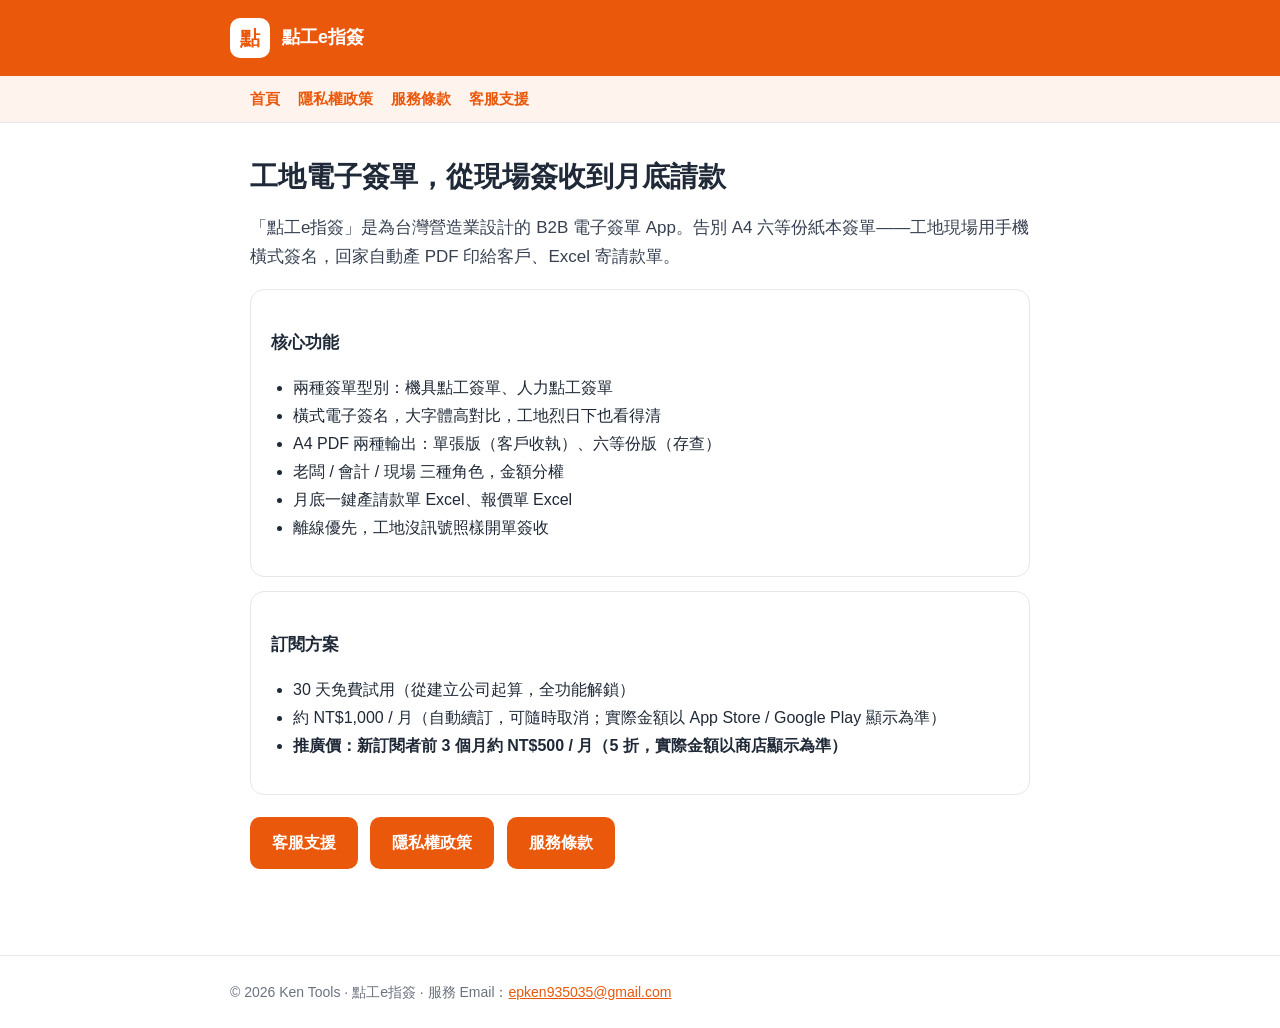
<file: index.html>
<!DOCTYPE html>
<html lang="zh-Hant">
<head>
<meta charset="UTF-8">
<meta name="viewport" content="width=device-width, initial-scale=1">
<title>點工e指簽 — 營造業電子簽單</title>
<meta name="description" content="點工e指簽：營造業電子簽單 App，工地現場橫式簽名、A4 PDF、月底自動產請款 Excel。">
<link rel="stylesheet" href="style.css">
</head>
<body>
<header class="site"><div class="wrap"><div class="logo">點</div><div class="name">點工e指簽</div></div></header>
<nav class="top"><div class="wrap">
  <a href="./">首頁</a>
  <a href="privacy/">隱私權政策</a>
  <a href="terms/">服務條款</a>
  <a href="support/">客服支援</a>
</div></nav>
<main>
  <h1>工地電子簽單，從現場簽收到月底請款</h1>
  <p class="lead">「點工e指簽」是為台灣營造業設計的 B2B 電子簽單 App。告別 A4 六等份紙本簽單——工地現場用手機橫式簽名，回家自動產 PDF 印給客戶、Excel 寄請款單。</p>

  <div class="card">
    <h3>核心功能</h3>
    <ul>
      <li>兩種簽單型別：機具點工簽單、人力點工簽單</li>
      <li>橫式電子簽名，大字體高對比，工地烈日下也看得清</li>
      <li>A4 PDF 兩種輸出：單張版（客戶收執）、六等份版（存查）</li>
      <li>老闆 / 會計 / 現場 三種角色，金額分權</li>
      <li>月底一鍵產請款單 Excel、報價單 Excel</li>
      <li>離線優先，工地沒訊號照樣開單簽收</li>
    </ul>
  </div>

  <div class="card">
    <h3>訂閱方案</h3>
    <ul>
      <li>30 天免費試用（從建立公司起算，全功能解鎖）</li>
      <li>約 NT$1,000 / 月（自動續訂，可隨時取消；實際金額以 App Store / Google Play 顯示為準）</li>
      <li><strong>推廣價：新訂閱者前 3 個月約 NT$500 / 月（5 折，實際金額以商店顯示為準）</strong></li>
    </ul>
  </div>

  <p>
    <a class="btn" href="support/">客服支援</a>
    <a class="btn" href="privacy/">隱私權政策</a>
    <a class="btn" href="terms/">服務條款</a>
  </p>
</main>
<footer class="site"><div class="wrap">
  © 2026 Ken Tools · 點工e指簽 · 服務 Email：<a href="mailto:epken935035@gmail.com">epken935035@gmail.com</a>
</div></footer>
</body>
</html>
</file>
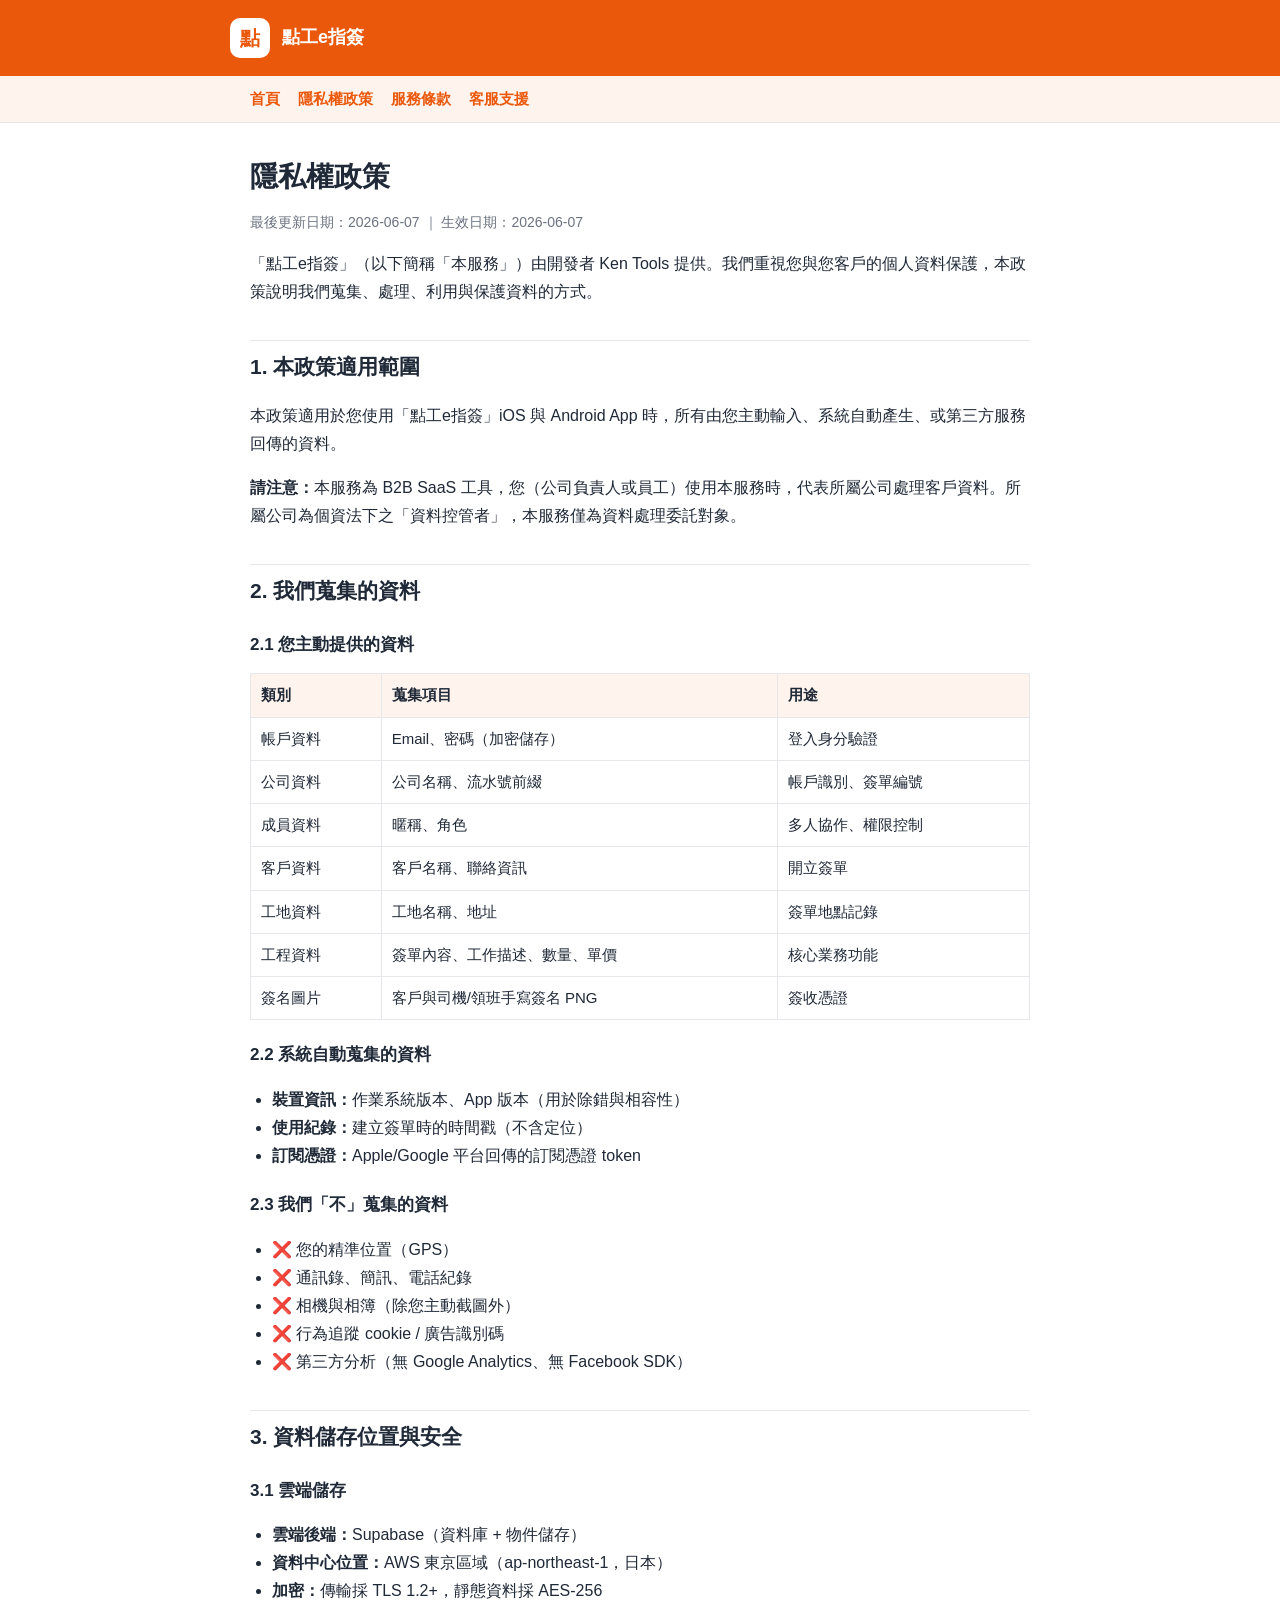
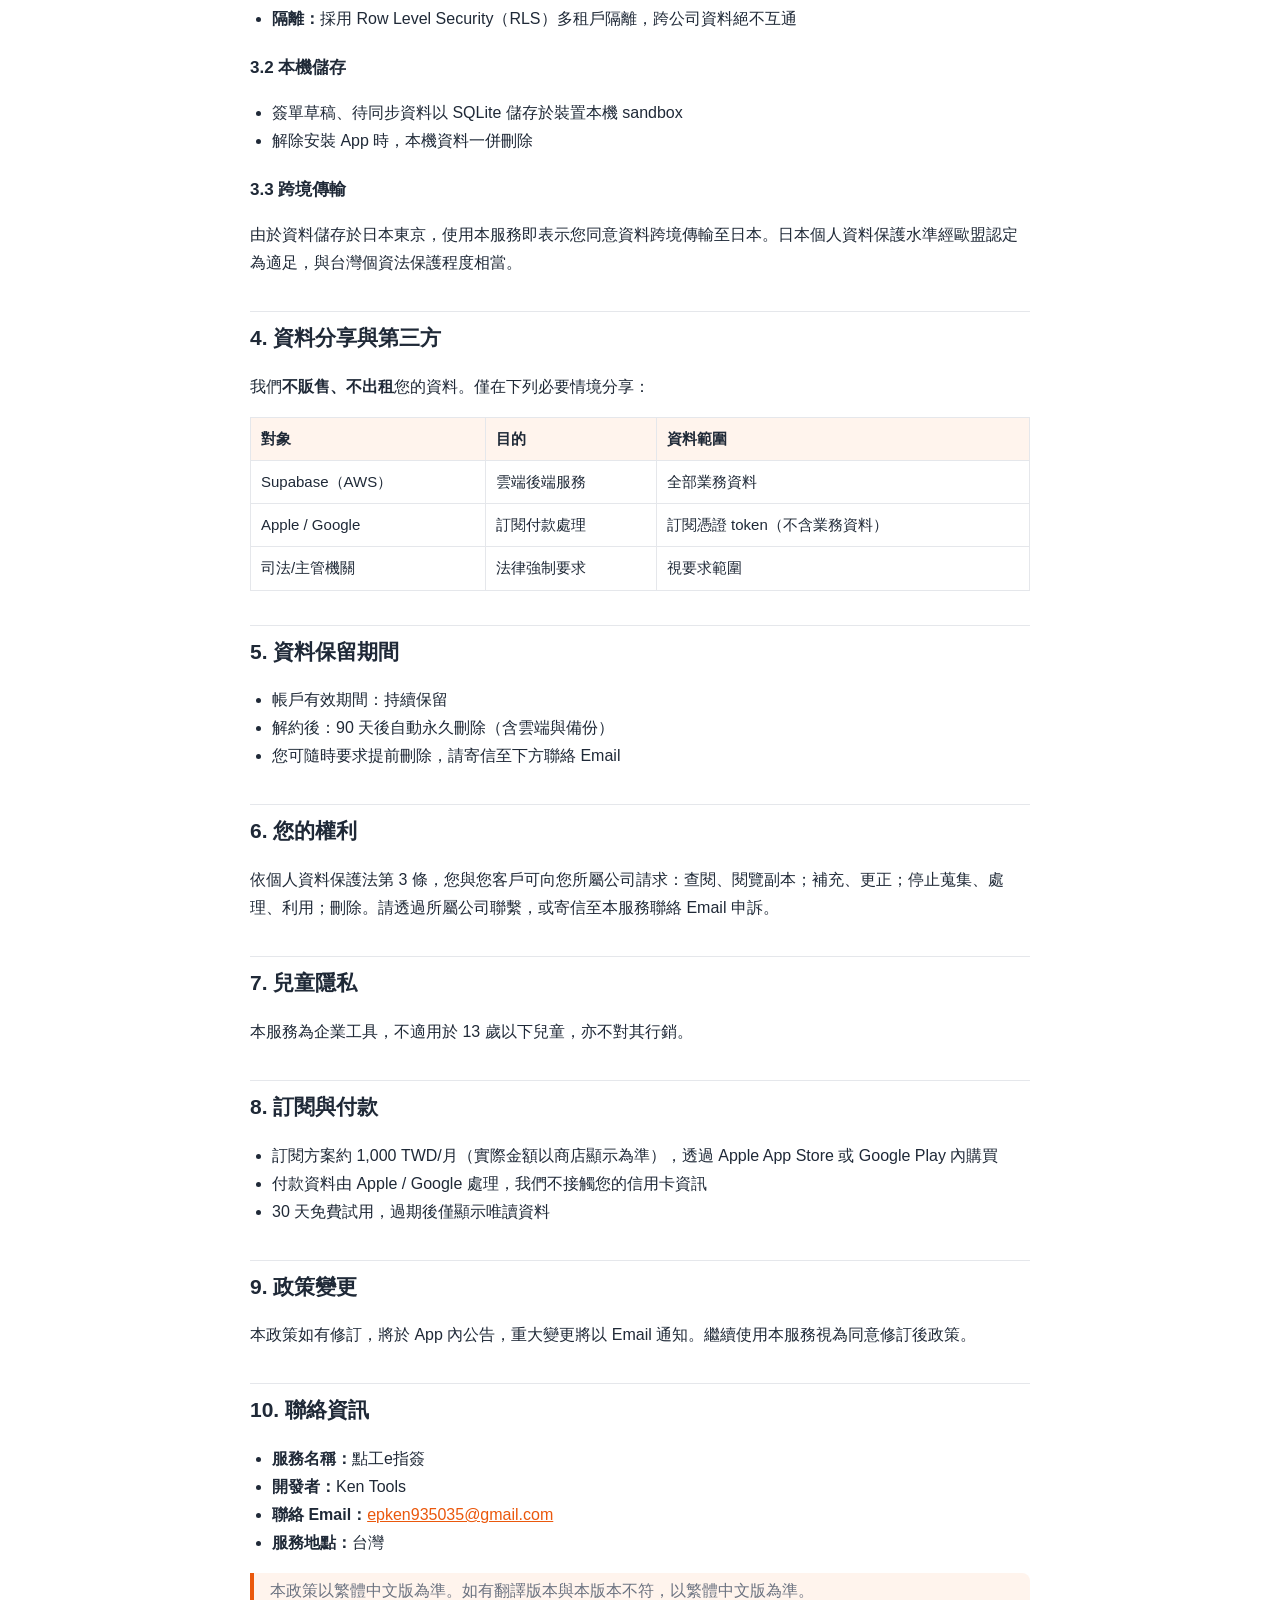
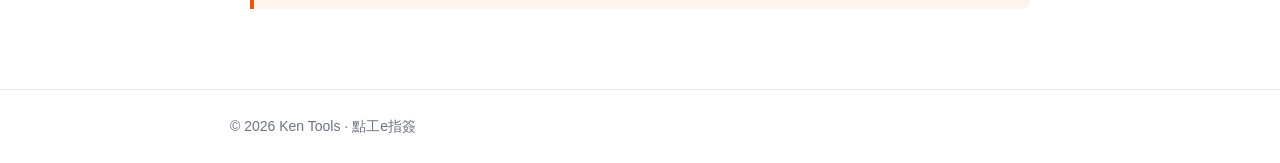
<file: privacy/index.html>
<!DOCTYPE html>
<html lang="zh-Hant">
<head>
<meta charset="UTF-8">
<meta name="viewport" content="width=device-width, initial-scale=1">
<title>隱私權政策 — 點工e指簽</title>
<link rel="stylesheet" href="../style.css">
</head>
<body>
<header class="site"><div class="wrap"><div class="logo">點</div><div class="name">點工e指簽</div></div></header>
<nav class="top"><div class="wrap">
  <a href="../">首頁</a>
  <a href="../privacy/">隱私權政策</a>
  <a href="../terms/">服務條款</a>
  <a href="../support/">客服支援</a>
</div></nav>
<main>
  <h1>隱私權政策</h1>
  <p class="meta">最後更新日期：2026-06-07 ｜ 生效日期：2026-06-07</p>
  <p>「點工e指簽」（以下簡稱「本服務」）由開發者 Ken Tools 提供。我們重視您與您客戶的個人資料保護，本政策說明我們蒐集、處理、利用與保護資料的方式。</p>

  <h2>1. 本政策適用範圍</h2>
  <p>本政策適用於您使用「點工e指簽」iOS 與 Android App 時，所有由您主動輸入、系統自動產生、或第三方服務回傳的資料。</p>
  <p><strong>請注意：</strong>本服務為 B2B SaaS 工具，您（公司負責人或員工）使用本服務時，代表所屬公司處理客戶資料。所屬公司為個資法下之「資料控管者」，本服務僅為資料處理委託對象。</p>

  <h2>2. 我們蒐集的資料</h2>
  <h3>2.1 您主動提供的資料</h3>
  <table>
    <tr><th>類別</th><th>蒐集項目</th><th>用途</th></tr>
    <tr><td>帳戶資料</td><td>Email、密碼（加密儲存）</td><td>登入身分驗證</td></tr>
    <tr><td>公司資料</td><td>公司名稱、流水號前綴</td><td>帳戶識別、簽單編號</td></tr>
    <tr><td>成員資料</td><td>暱稱、角色</td><td>多人協作、權限控制</td></tr>
    <tr><td>客戶資料</td><td>客戶名稱、聯絡資訊</td><td>開立簽單</td></tr>
    <tr><td>工地資料</td><td>工地名稱、地址</td><td>簽單地點記錄</td></tr>
    <tr><td>工程資料</td><td>簽單內容、工作描述、數量、單價</td><td>核心業務功能</td></tr>
    <tr><td>簽名圖片</td><td>客戶與司機/領班手寫簽名 PNG</td><td>簽收憑證</td></tr>
  </table>
  <h3>2.2 系統自動蒐集的資料</h3>
  <ul>
    <li><strong>裝置資訊：</strong>作業系統版本、App 版本（用於除錯與相容性）</li>
    <li><strong>使用紀錄：</strong>建立簽單時的時間戳（不含定位）</li>
    <li><strong>訂閱憑證：</strong>Apple/Google 平台回傳的訂閱憑證 token</li>
  </ul>
  <h3>2.3 我們「不」蒐集的資料</h3>
  <ul>
    <li>❌ 您的精準位置（GPS）</li>
    <li>❌ 通訊錄、簡訊、電話紀錄</li>
    <li>❌ 相機與相簿（除您主動截圖外）</li>
    <li>❌ 行為追蹤 cookie / 廣告識別碼</li>
    <li>❌ 第三方分析（無 Google Analytics、無 Facebook SDK）</li>
  </ul>

  <h2>3. 資料儲存位置與安全</h2>
  <h3>3.1 雲端儲存</h3>
  <ul>
    <li><strong>雲端後端：</strong>Supabase（資料庫 + 物件儲存）</li>
    <li><strong>資料中心位置：</strong>AWS 東京區域（ap-northeast-1，日本）</li>
    <li><strong>加密：</strong>傳輸採 TLS 1.2+，靜態資料採 AES-256</li>
    <li><strong>隔離：</strong>採用 Row Level Security（RLS）多租戶隔離，跨公司資料絕不互通</li>
  </ul>
  <h3>3.2 本機儲存</h3>
  <ul>
    <li>簽單草稿、待同步資料以 SQLite 儲存於裝置本機 sandbox</li>
    <li>解除安裝 App 時，本機資料一併刪除</li>
  </ul>
  <h3>3.3 跨境傳輸</h3>
  <p>由於資料儲存於日本東京，使用本服務即表示您同意資料跨境傳輸至日本。日本個人資料保護水準經歐盟認定為適足，與台灣個資法保護程度相當。</p>

  <h2>4. 資料分享與第三方</h2>
  <p>我們<strong>不販售、不出租</strong>您的資料。僅在下列必要情境分享：</p>
  <table>
    <tr><th>對象</th><th>目的</th><th>資料範圍</th></tr>
    <tr><td>Supabase（AWS）</td><td>雲端後端服務</td><td>全部業務資料</td></tr>
    <tr><td>Apple / Google</td><td>訂閱付款處理</td><td>訂閱憑證 token（不含業務資料）</td></tr>
    <tr><td>司法/主管機關</td><td>法律強制要求</td><td>視要求範圍</td></tr>
  </table>

  <h2>5. 資料保留期間</h2>
  <ul>
    <li>帳戶有效期間：持續保留</li>
    <li>解約後：90 天後自動永久刪除（含雲端與備份）</li>
    <li>您可隨時要求提前刪除，請寄信至下方聯絡 Email</li>
  </ul>

  <h2>6. 您的權利</h2>
  <p>依個人資料保護法第 3 條，您與您客戶可向您所屬公司請求：查閱、閱覽副本；補充、更正；停止蒐集、處理、利用；刪除。請透過所屬公司聯繫，或寄信至本服務聯絡 Email 申訴。</p>

  <h2>7. 兒童隱私</h2>
  <p>本服務為企業工具，不適用於 13 歲以下兒童，亦不對其行銷。</p>

  <h2>8. 訂閱與付款</h2>
  <ul>
    <li>訂閱方案約 1,000 TWD/月（實際金額以商店顯示為準），透過 Apple App Store 或 Google Play 內購買</li>
    <li>付款資料由 Apple / Google 處理，我們不接觸您的信用卡資訊</li>
    <li>30 天免費試用，過期後僅顯示唯讀資料</li>
  </ul>

  <h2>9. 政策變更</h2>
  <p>本政策如有修訂，將於 App 內公告，重大變更將以 Email 通知。繼續使用本服務視為同意修訂後政策。</p>

  <h2>10. 聯絡資訊</h2>
  <ul>
    <li><strong>服務名稱：</strong>點工e指簽</li>
    <li><strong>開發者：</strong>Ken Tools</li>
    <li><strong>聯絡 Email：</strong><a href="mailto:epken935035@gmail.com">epken935035@gmail.com</a></li>
    <li><strong>服務地點：</strong>台灣</li>
  </ul>
  <blockquote>本政策以繁體中文版為準。如有翻譯版本與本版本不符，以繁體中文版為準。</blockquote>
</main>
<footer class="site"><div class="wrap">© 2026 Ken Tools · 點工e指簽</div></footer>
</body>
</html>
</file>
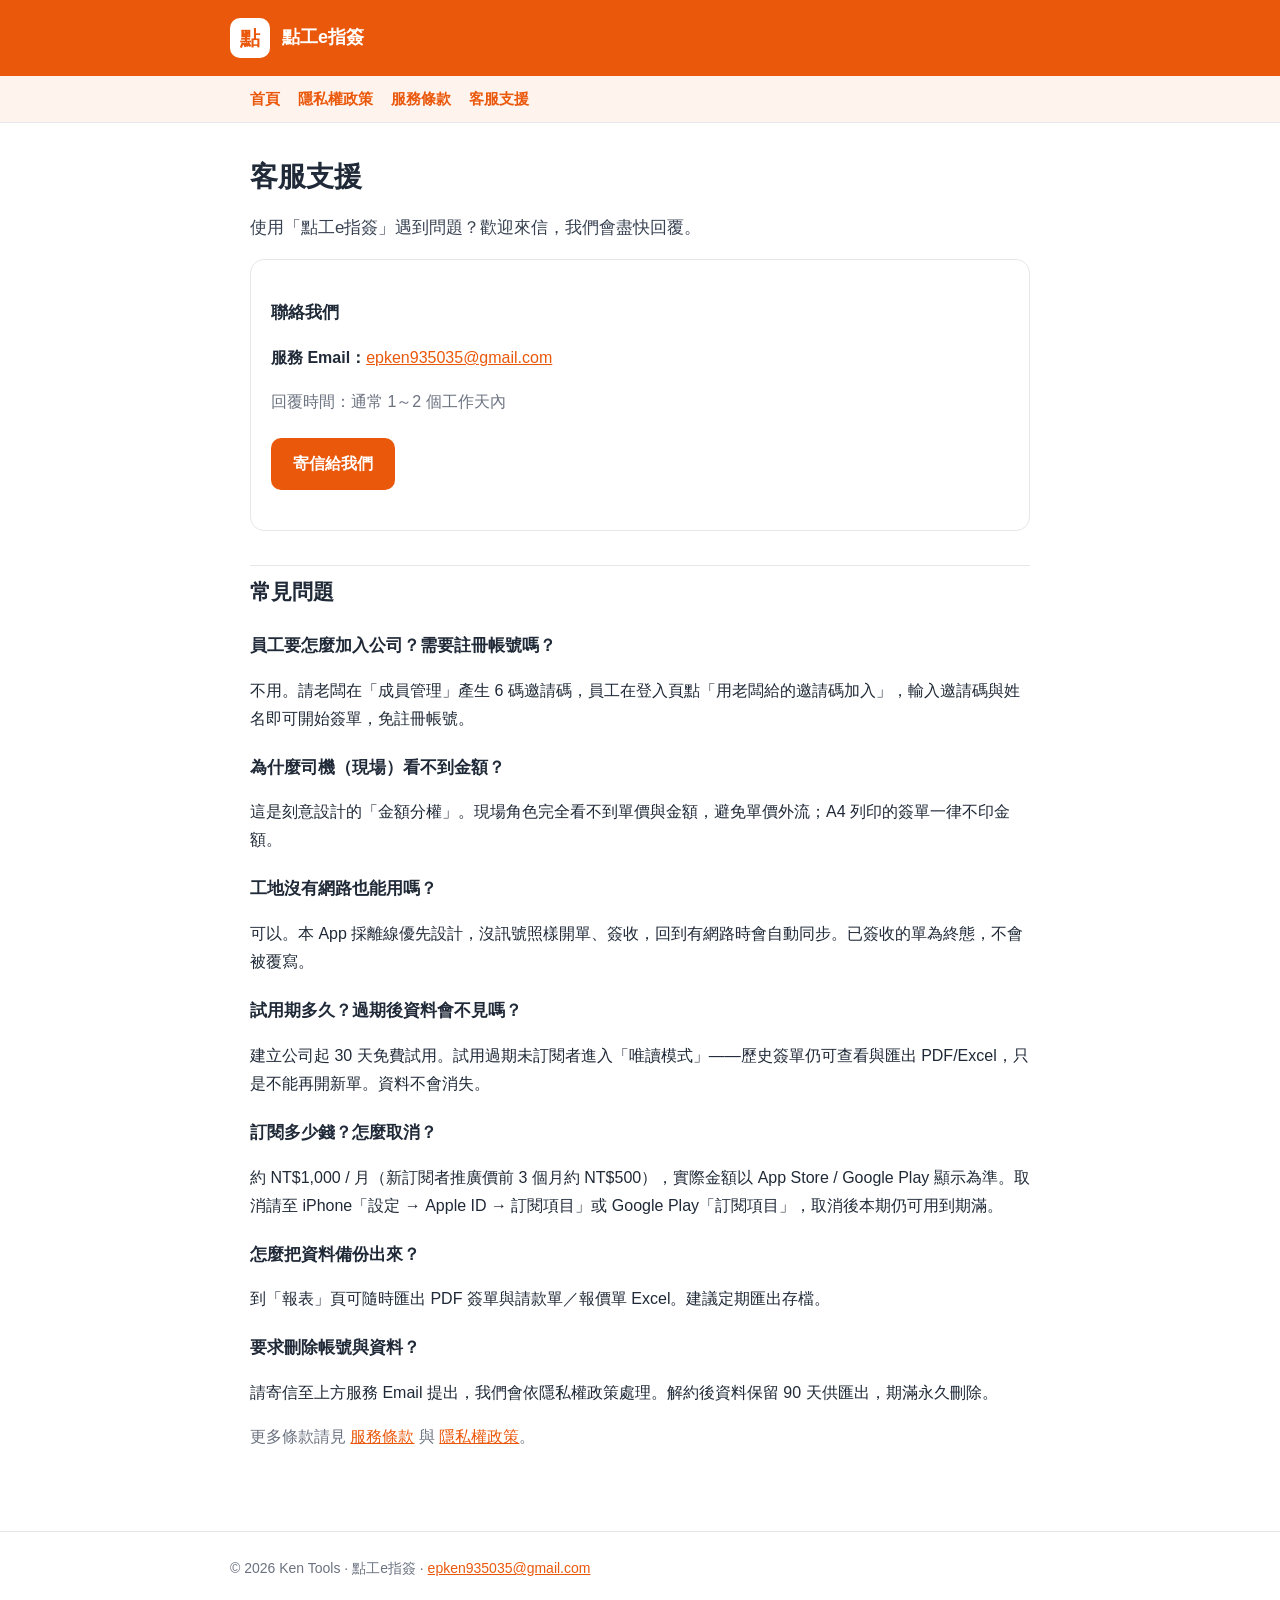
<file: support/index.html>
<!DOCTYPE html>
<html lang="zh-Hant">
<head>
<meta charset="UTF-8">
<meta name="viewport" content="width=device-width, initial-scale=1">
<title>客服支援 — 點工e指簽</title>
<link rel="stylesheet" href="../style.css">
</head>
<body>
<header class="site"><div class="wrap"><div class="logo">點</div><div class="name">點工e指簽</div></div></header>
<nav class="top"><div class="wrap">
  <a href="../">首頁</a>
  <a href="../privacy/">隱私權政策</a>
  <a href="../terms/">服務條款</a>
  <a href="../support/">客服支援</a>
</div></nav>
<main>
  <h1>客服支援</h1>
  <p class="lead">使用「點工e指簽」遇到問題？歡迎來信，我們會盡快回覆。</p>

  <div class="card">
    <h3>聯絡我們</h3>
    <p><strong>服務 Email：</strong><a href="mailto:epken935035@gmail.com">epken935035@gmail.com</a></p>
    <p class="muted">回覆時間：通常 1～2 個工作天內</p>
    <p><a class="btn" href="mailto:epken935035@gmail.com?subject=點工e指簽%20客服詢問">寄信給我們</a></p>
  </div>

  <h2>常見問題</h2>

  <h3>員工要怎麼加入公司？需要註冊帳號嗎？</h3>
  <p>不用。請老闆在「成員管理」產生 6 碼邀請碼，員工在登入頁點「用老闆給的邀請碼加入」，輸入邀請碼與姓名即可開始簽單，免註冊帳號。</p>

  <h3>為什麼司機（現場）看不到金額？</h3>
  <p>這是刻意設計的「金額分權」。現場角色完全看不到單價與金額，避免單價外流；A4 列印的簽單一律不印金額。</p>

  <h3>工地沒有網路也能用嗎？</h3>
  <p>可以。本 App 採離線優先設計，沒訊號照樣開單、簽收，回到有網路時會自動同步。已簽收的單為終態，不會被覆寫。</p>

  <h3>試用期多久？過期後資料會不見嗎？</h3>
  <p>建立公司起 30 天免費試用。試用過期未訂閱者進入「唯讀模式」——歷史簽單仍可查看與匯出 PDF/Excel，只是不能再開新單。資料不會消失。</p>

  <h3>訂閱多少錢？怎麼取消？</h3>
  <p>約 NT$1,000 / 月（新訂閱者推廣價前 3 個月約 NT$500），實際金額以 App Store / Google Play 顯示為準。取消請至 iPhone「設定 → Apple ID → 訂閱項目」或 Google Play「訂閱項目」，取消後本期仍可用到期滿。</p>

  <h3>怎麼把資料備份出來？</h3>
  <p>到「報表」頁可隨時匯出 PDF 簽單與請款單／報價單 Excel。建議定期匯出存檔。</p>

  <h3>要求刪除帳號與資料？</h3>
  <p>請寄信至上方服務 Email 提出，我們會依隱私權政策處理。解約後資料保留 90 天供匯出，期滿永久刪除。</p>

  <p class="muted">更多條款請見 <a href="../terms/">服務條款</a> 與 <a href="../privacy/">隱私權政策</a>。</p>
</main>
<footer class="site"><div class="wrap">© 2026 Ken Tools · 點工e指簽 · <a href="mailto:epken935035@gmail.com">epken935035@gmail.com</a></div></footer>
</body>
</html>
</file>
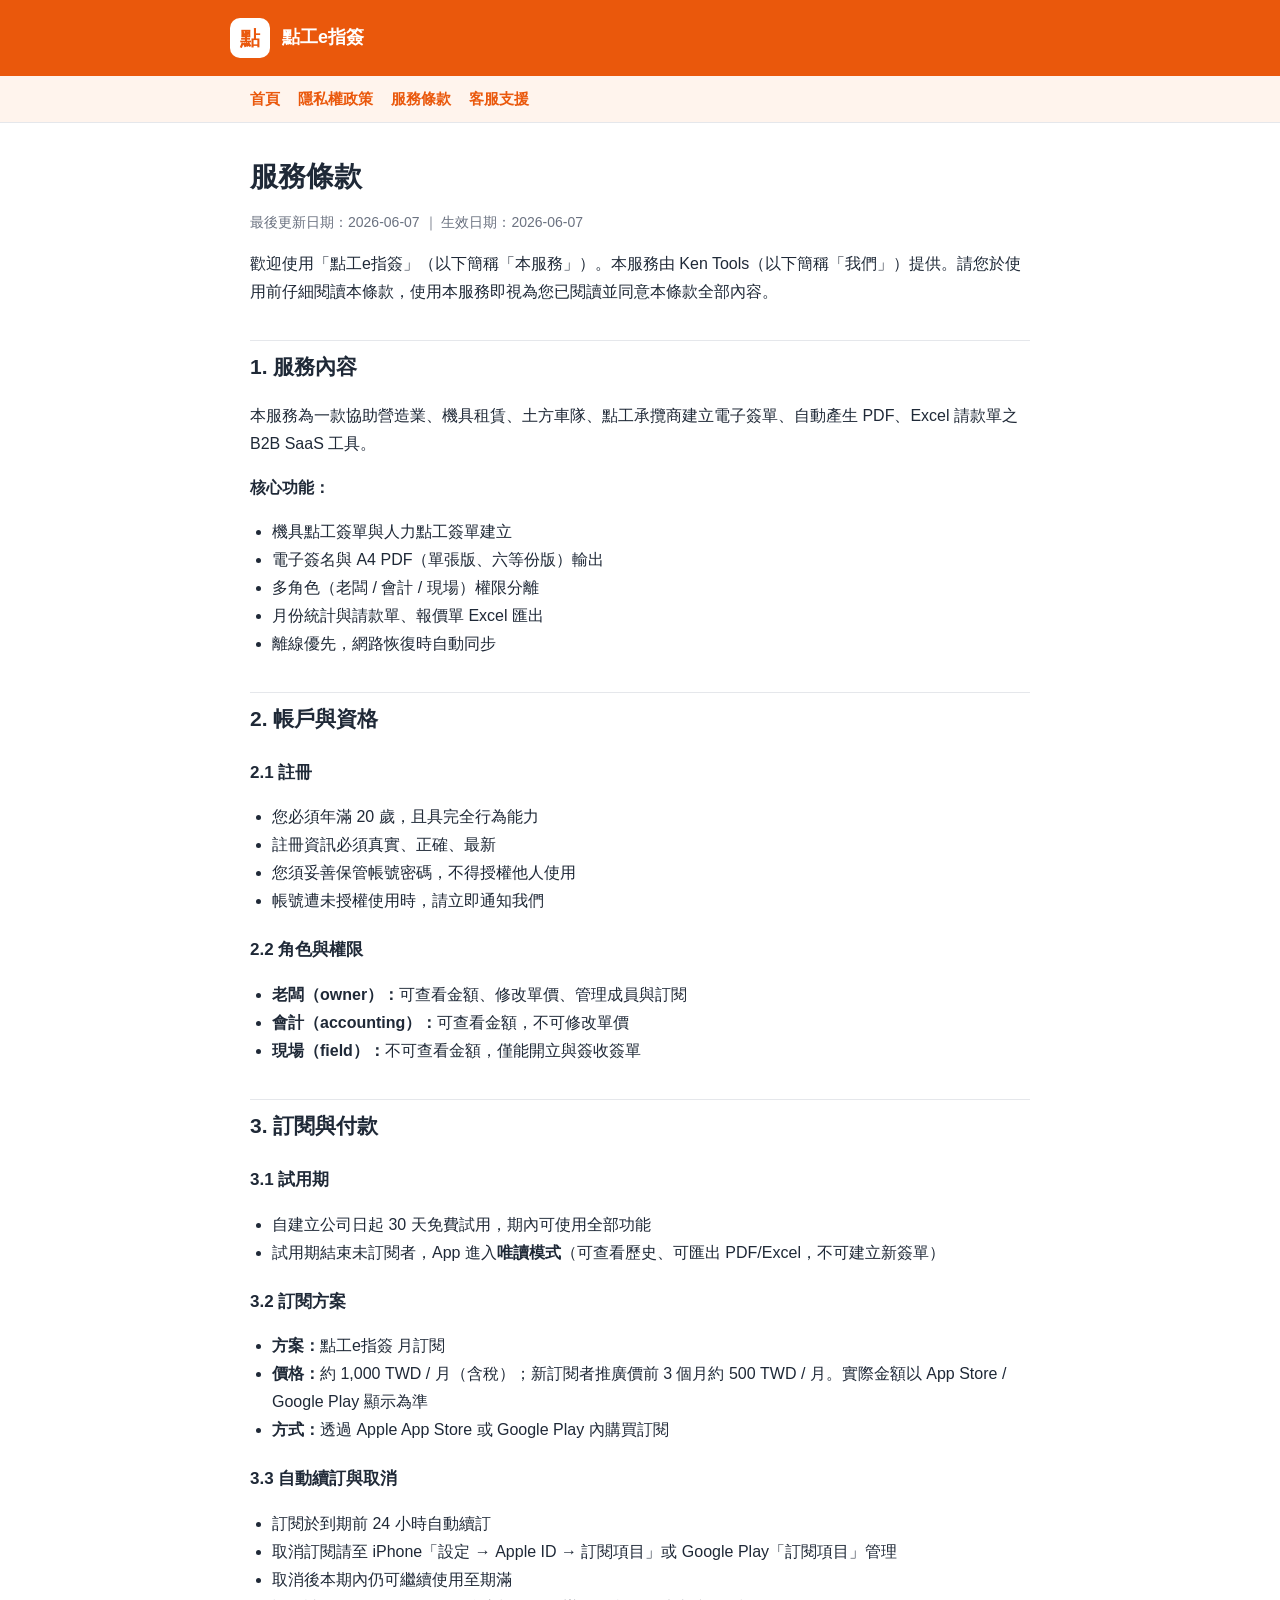
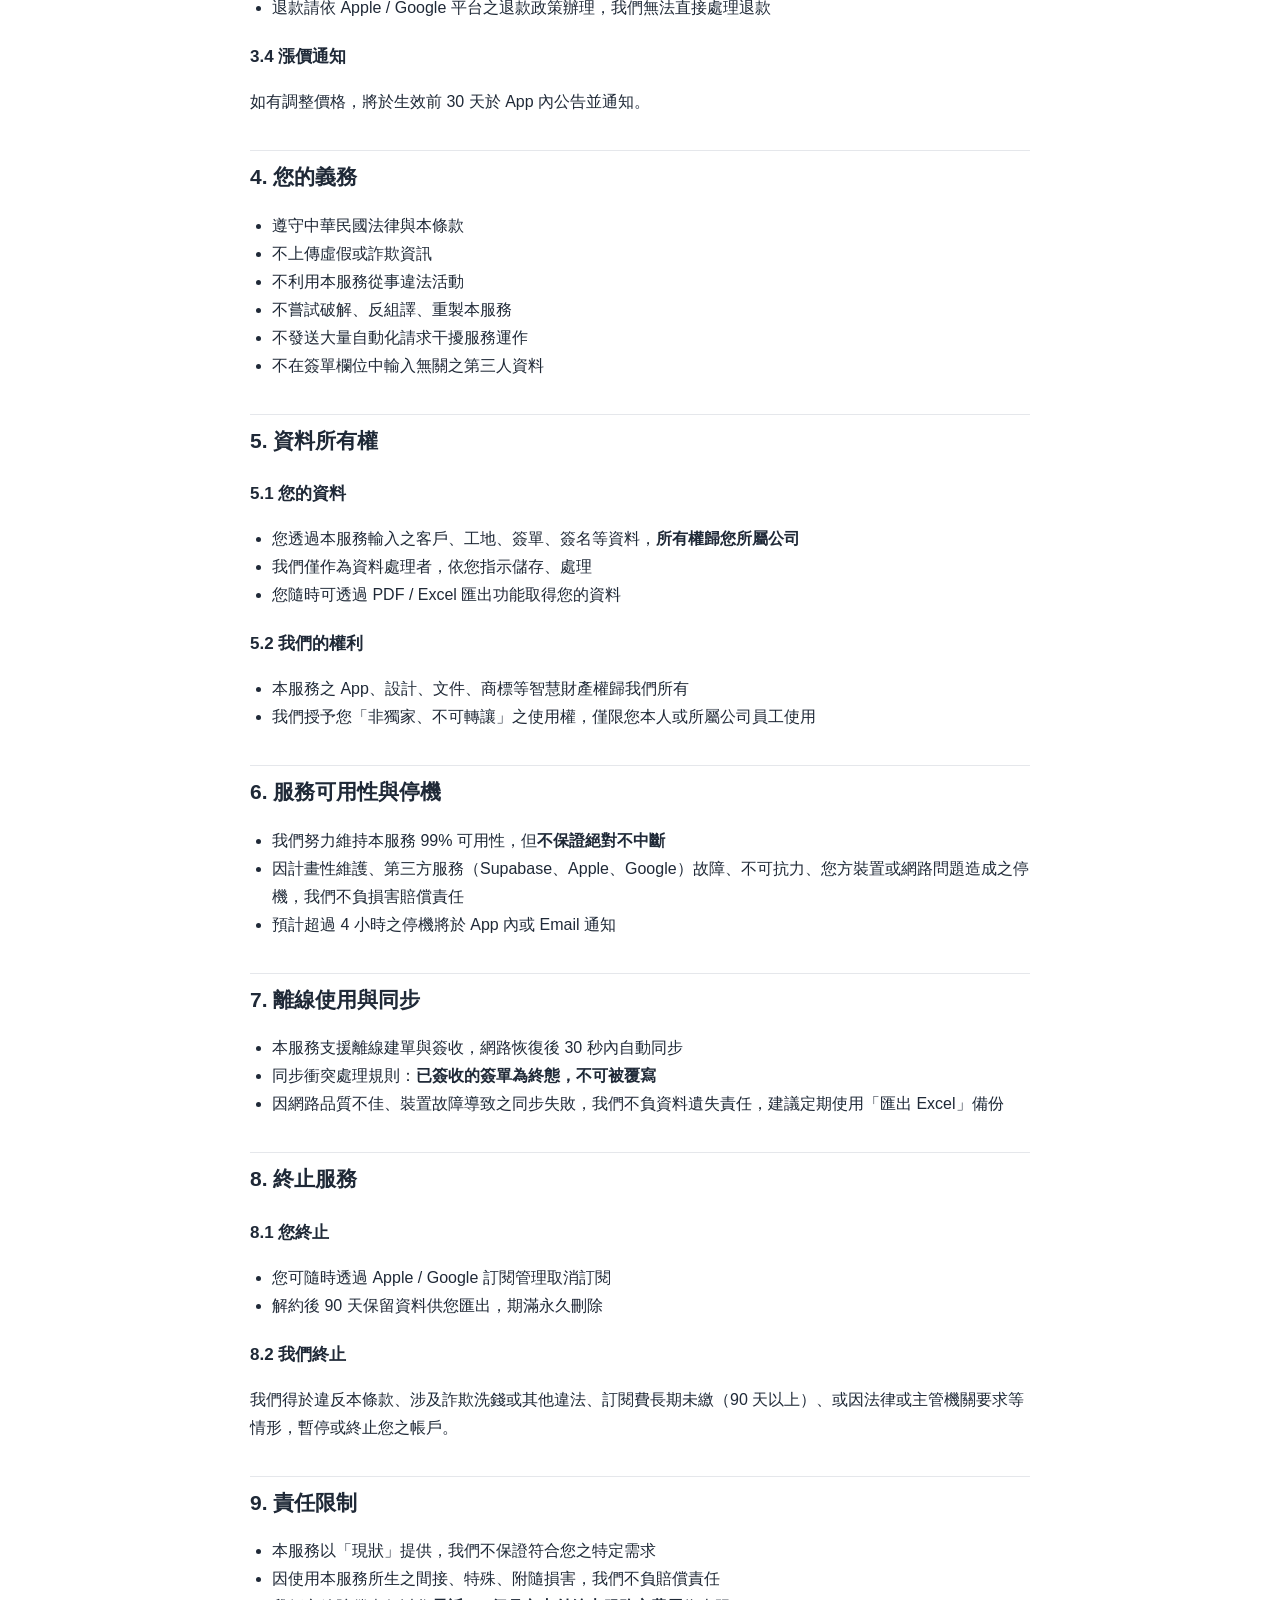
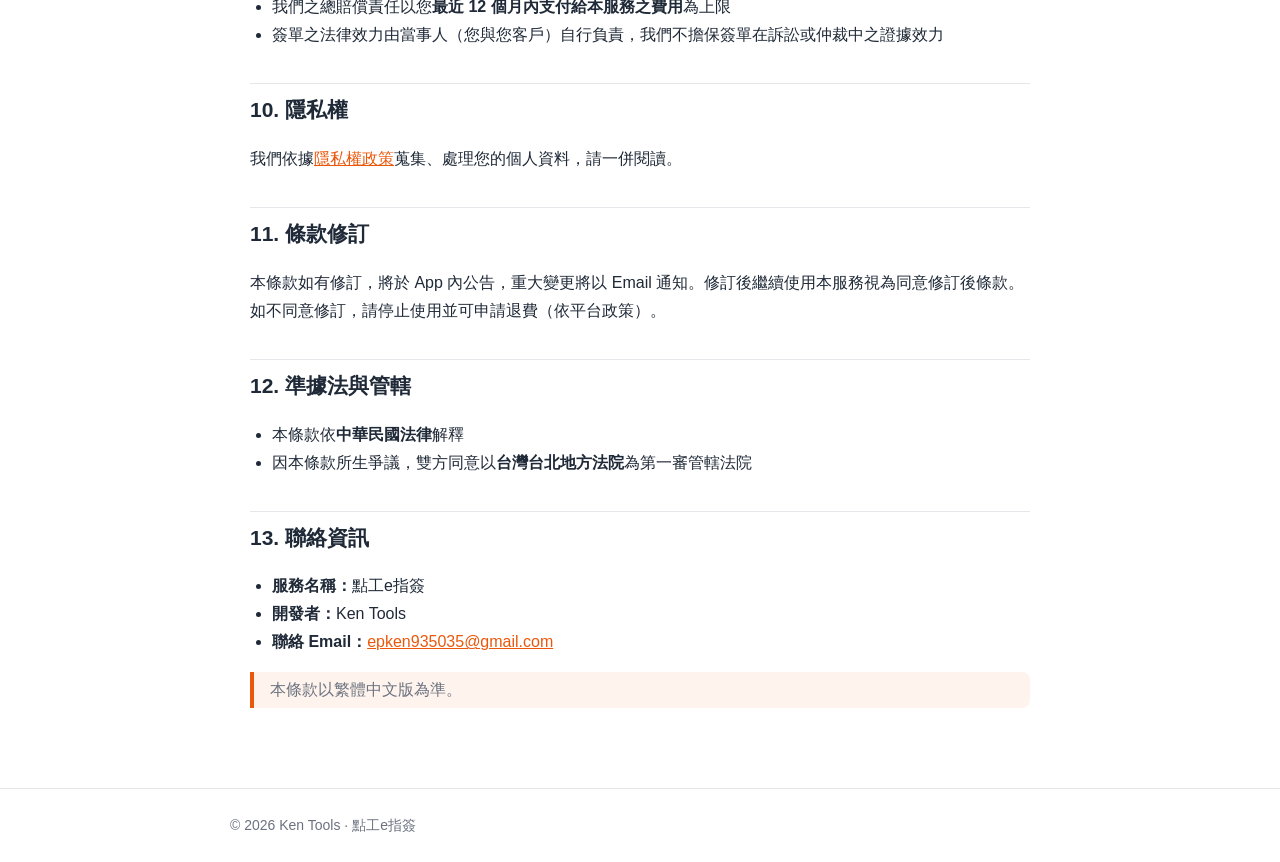
<file: terms/index.html>
<!DOCTYPE html>
<html lang="zh-Hant">
<head>
<meta charset="UTF-8">
<meta name="viewport" content="width=device-width, initial-scale=1">
<title>服務條款 — 點工e指簽</title>
<link rel="stylesheet" href="../style.css">
</head>
<body>
<header class="site"><div class="wrap"><div class="logo">點</div><div class="name">點工e指簽</div></div></header>
<nav class="top"><div class="wrap">
  <a href="../">首頁</a>
  <a href="../privacy/">隱私權政策</a>
  <a href="../terms/">服務條款</a>
  <a href="../support/">客服支援</a>
</div></nav>
<main>
  <h1>服務條款</h1>
  <p class="meta">最後更新日期：2026-06-07 ｜ 生效日期：2026-06-07</p>
  <p>歡迎使用「點工e指簽」（以下簡稱「本服務」）。本服務由 Ken Tools（以下簡稱「我們」）提供。請您於使用前仔細閱讀本條款，使用本服務即視為您已閱讀並同意本條款全部內容。</p>

  <h2>1. 服務內容</h2>
  <p>本服務為一款協助營造業、機具租賃、土方車隊、點工承攬商建立電子簽單、自動產生 PDF、Excel 請款單之 B2B SaaS 工具。</p>
  <p><strong>核心功能：</strong></p>
  <ul>
    <li>機具點工簽單與人力點工簽單建立</li>
    <li>電子簽名與 A4 PDF（單張版、六等份版）輸出</li>
    <li>多角色（老闆 / 會計 / 現場）權限分離</li>
    <li>月份統計與請款單、報價單 Excel 匯出</li>
    <li>離線優先，網路恢復時自動同步</li>
  </ul>

  <h2>2. 帳戶與資格</h2>
  <h3>2.1 註冊</h3>
  <ul>
    <li>您必須年滿 20 歲，且具完全行為能力</li>
    <li>註冊資訊必須真實、正確、最新</li>
    <li>您須妥善保管帳號密碼，不得授權他人使用</li>
    <li>帳號遭未授權使用時，請立即通知我們</li>
  </ul>
  <h3>2.2 角色與權限</h3>
  <ul>
    <li><strong>老闆（owner）：</strong>可查看金額、修改單價、管理成員與訂閱</li>
    <li><strong>會計（accounting）：</strong>可查看金額，不可修改單價</li>
    <li><strong>現場（field）：</strong>不可查看金額，僅能開立與簽收簽單</li>
  </ul>

  <h2>3. 訂閱與付款</h2>
  <h3>3.1 試用期</h3>
  <ul>
    <li>自建立公司日起 30 天免費試用，期內可使用全部功能</li>
    <li>試用期結束未訂閱者，App 進入<strong>唯讀模式</strong>（可查看歷史、可匯出 PDF/Excel，不可建立新簽單）</li>
  </ul>
  <h3>3.2 訂閱方案</h3>
  <ul>
    <li><strong>方案：</strong>點工e指簽 月訂閱</li>
    <li><strong>價格：</strong>約 1,000 TWD / 月（含稅）；新訂閱者推廣價前 3 個月約 500 TWD / 月。實際金額以 App Store / Google Play 顯示為準</li>
    <li><strong>方式：</strong>透過 Apple App Store 或 Google Play 內購買訂閱</li>
  </ul>
  <h3>3.3 自動續訂與取消</h3>
  <ul>
    <li>訂閱於到期前 24 小時自動續訂</li>
    <li>取消訂閱請至 iPhone「設定 → Apple ID → 訂閱項目」或 Google Play「訂閱項目」管理</li>
    <li>取消後本期內仍可繼續使用至期滿</li>
    <li>退款請依 Apple / Google 平台之退款政策辦理，我們無法直接處理退款</li>
  </ul>
  <h3>3.4 漲價通知</h3>
  <p>如有調整價格，將於生效前 30 天於 App 內公告並通知。</p>

  <h2>4. 您的義務</h2>
  <ul>
    <li>遵守中華民國法律與本條款</li>
    <li>不上傳虛假或詐欺資訊</li>
    <li>不利用本服務從事違法活動</li>
    <li>不嘗試破解、反組譯、重製本服務</li>
    <li>不發送大量自動化請求干擾服務運作</li>
    <li>不在簽單欄位中輸入無關之第三人資料</li>
  </ul>

  <h2>5. 資料所有權</h2>
  <h3>5.1 您的資料</h3>
  <ul>
    <li>您透過本服務輸入之客戶、工地、簽單、簽名等資料，<strong>所有權歸您所屬公司</strong></li>
    <li>我們僅作為資料處理者，依您指示儲存、處理</li>
    <li>您隨時可透過 PDF / Excel 匯出功能取得您的資料</li>
  </ul>
  <h3>5.2 我們的權利</h3>
  <ul>
    <li>本服務之 App、設計、文件、商標等智慧財產權歸我們所有</li>
    <li>我們授予您「非獨家、不可轉讓」之使用權，僅限您本人或所屬公司員工使用</li>
  </ul>

  <h2>6. 服務可用性與停機</h2>
  <ul>
    <li>我們努力維持本服務 99% 可用性，但<strong>不保證絕對不中斷</strong></li>
    <li>因計畫性維護、第三方服務（Supabase、Apple、Google）故障、不可抗力、您方裝置或網路問題造成之停機，我們不負損害賠償責任</li>
    <li>預計超過 4 小時之停機將於 App 內或 Email 通知</li>
  </ul>

  <h2>7. 離線使用與同步</h2>
  <ul>
    <li>本服務支援離線建單與簽收，網路恢復後 30 秒內自動同步</li>
    <li>同步衝突處理規則：<strong>已簽收的簽單為終態，不可被覆寫</strong></li>
    <li>因網路品質不佳、裝置故障導致之同步失敗，我們不負資料遺失責任，建議定期使用「匯出 Excel」備份</li>
  </ul>

  <h2>8. 終止服務</h2>
  <h3>8.1 您終止</h3>
  <ul>
    <li>您可隨時透過 Apple / Google 訂閱管理取消訂閱</li>
    <li>解約後 90 天保留資料供您匯出，期滿永久刪除</li>
  </ul>
  <h3>8.2 我們終止</h3>
  <p>我們得於違反本條款、涉及詐欺洗錢或其他違法、訂閱費長期未繳（90 天以上）、或因法律或主管機關要求等情形，暫停或終止您之帳戶。</p>

  <h2>9. 責任限制</h2>
  <ul>
    <li>本服務以「現狀」提供，我們不保證符合您之特定需求</li>
    <li>因使用本服務所生之間接、特殊、附隨損害，我們不負賠償責任</li>
    <li>我們之總賠償責任以您<strong>最近 12 個月內支付給本服務之費用</strong>為上限</li>
    <li>簽單之法律效力由當事人（您與您客戶）自行負責，我們不擔保簽單在訴訟或仲裁中之證據效力</li>
  </ul>

  <h2>10. 隱私權</h2>
  <p>我們依據<a href="../privacy/">隱私權政策</a>蒐集、處理您的個人資料，請一併閱讀。</p>

  <h2>11. 條款修訂</h2>
  <p>本條款如有修訂，將於 App 內公告，重大變更將以 Email 通知。修訂後繼續使用本服務視為同意修訂後條款。如不同意修訂，請停止使用並可申請退費（依平台政策）。</p>

  <h2>12. 準據法與管轄</h2>
  <ul>
    <li>本條款依<strong>中華民國法律</strong>解釋</li>
    <li>因本條款所生爭議，雙方同意以<strong>台灣台北地方法院</strong>為第一審管轄法院</li>
  </ul>

  <h2>13. 聯絡資訊</h2>
  <ul>
    <li><strong>服務名稱：</strong>點工e指簽</li>
    <li><strong>開發者：</strong>Ken Tools</li>
    <li><strong>聯絡 Email：</strong><a href="mailto:epken935035@gmail.com">epken935035@gmail.com</a></li>
  </ul>
  <blockquote>本條款以繁體中文版為準。</blockquote>
</main>
<footer class="site"><div class="wrap">© 2026 Ken Tools · 點工e指簽</div></footer>
</body>
</html>
</file>
<file: style.css>
:root {
  --orange: #EA580C;
  --orange-soft: #FFF4ED;
  --ink: #1F2937;
  --muted: #6B7280;
  --line: #E5E7EB;
}
* { box-sizing: border-box; }
html { -webkit-text-size-adjust: 100%; }
body {
  margin: 0;
  font-family: -apple-system, "PingFang TC", "Noto Sans TC", "Microsoft JhengHei", sans-serif;
  color: var(--ink);
  line-height: 1.75;
  background: #fff;
}
header.site {
  background: var(--orange);
  color: #fff;
  padding: 18px 20px;
}
header.site .wrap { max-width: 820px; margin: 0 auto; display: flex; align-items: center; gap: 12px; }
header.site .logo {
  width: 40px; height: 40px; border-radius: 10px; background: #fff;
  color: var(--orange); font-weight: 800; display: grid; place-items: center; font-size: 20px;
}
header.site .name { font-size: 18px; font-weight: 700; }
nav.top { background: var(--orange-soft); border-bottom: 1px solid var(--line); }
nav.top .wrap { max-width: 820px; margin: 0 auto; padding: 10px 20px; display: flex; gap: 18px; flex-wrap: wrap; }
nav.top a { color: var(--orange); text-decoration: none; font-weight: 600; font-size: 15px; }
nav.top a:hover { text-decoration: underline; }
main { max-width: 820px; margin: 0 auto; padding: 28px 20px 64px; }
h1 { font-size: 28px; line-height: 1.3; margin: 8px 0 4px; }
h2 { font-size: 21px; margin: 34px 0 10px; padding-top: 8px; border-top: 1px solid var(--line); }
h3 { font-size: 17px; margin: 20px 0 6px; }
.meta { color: var(--muted); font-size: 14px; margin-bottom: 8px; }
table { border-collapse: collapse; width: 100%; margin: 14px 0; font-size: 15px; }
th, td { border: 1px solid var(--line); padding: 8px 10px; text-align: left; vertical-align: top; }
th { background: var(--orange-soft); }
a { color: var(--orange); }
.lead { font-size: 17px; color: #374151; }
.btn {
  display: inline-block; background: var(--orange); color: #fff; text-decoration: none;
  padding: 12px 22px; border-radius: 10px; font-weight: 700; margin: 6px 8px 6px 0;
}
.card { border: 1px solid var(--line); border-radius: 14px; padding: 18px 20px; margin: 14px 0; background: #fff; }
.muted { color: var(--muted); }
footer.site { border-top: 1px solid var(--line); color: var(--muted); font-size: 14px; padding: 24px 20px; }
footer.site .wrap { max-width: 820px; margin: 0 auto; }
ul { padding-left: 22px; }
blockquote { border-left: 4px solid var(--orange); margin: 16px 0; padding: 4px 16px; color: var(--muted); background: var(--orange-soft); border-radius: 0 8px 8px 0; }
code { background: #F3F4F6; padding: 2px 6px; border-radius: 6px; font-size: 90%; }
</file>
